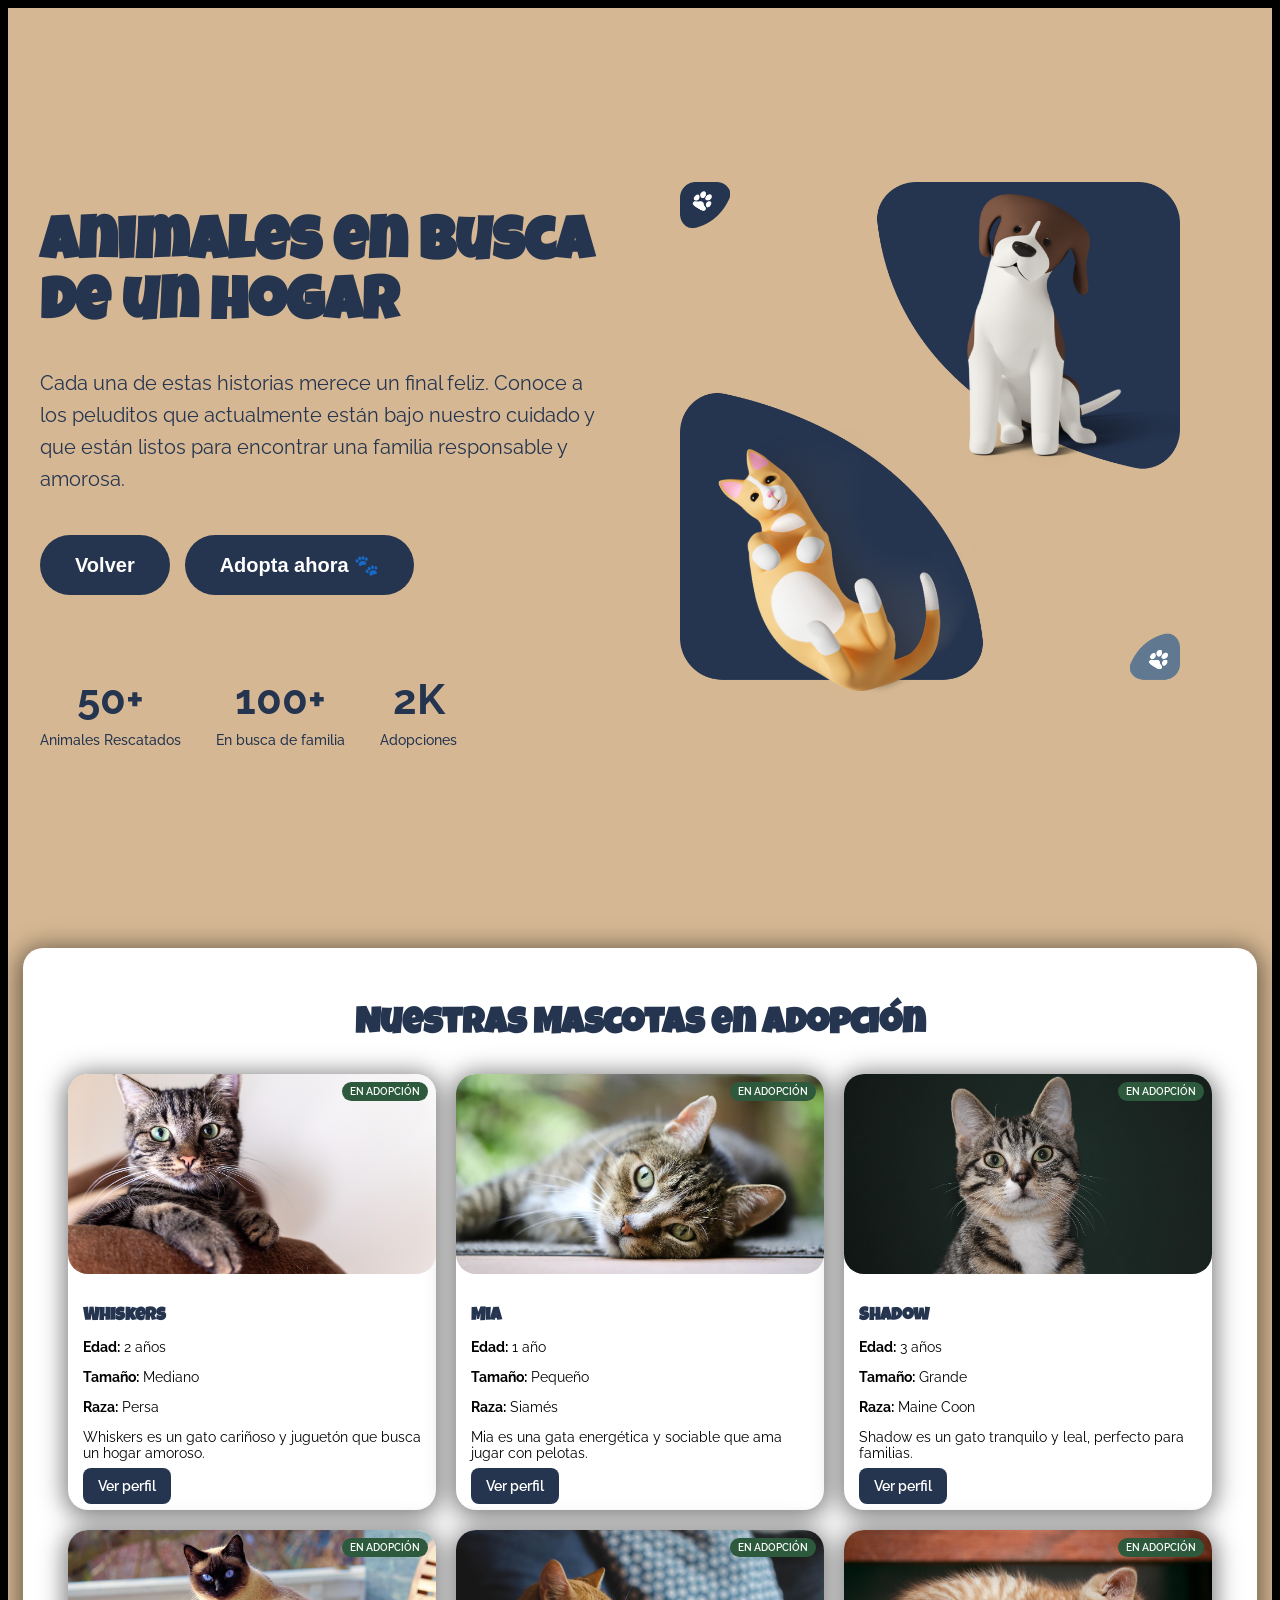
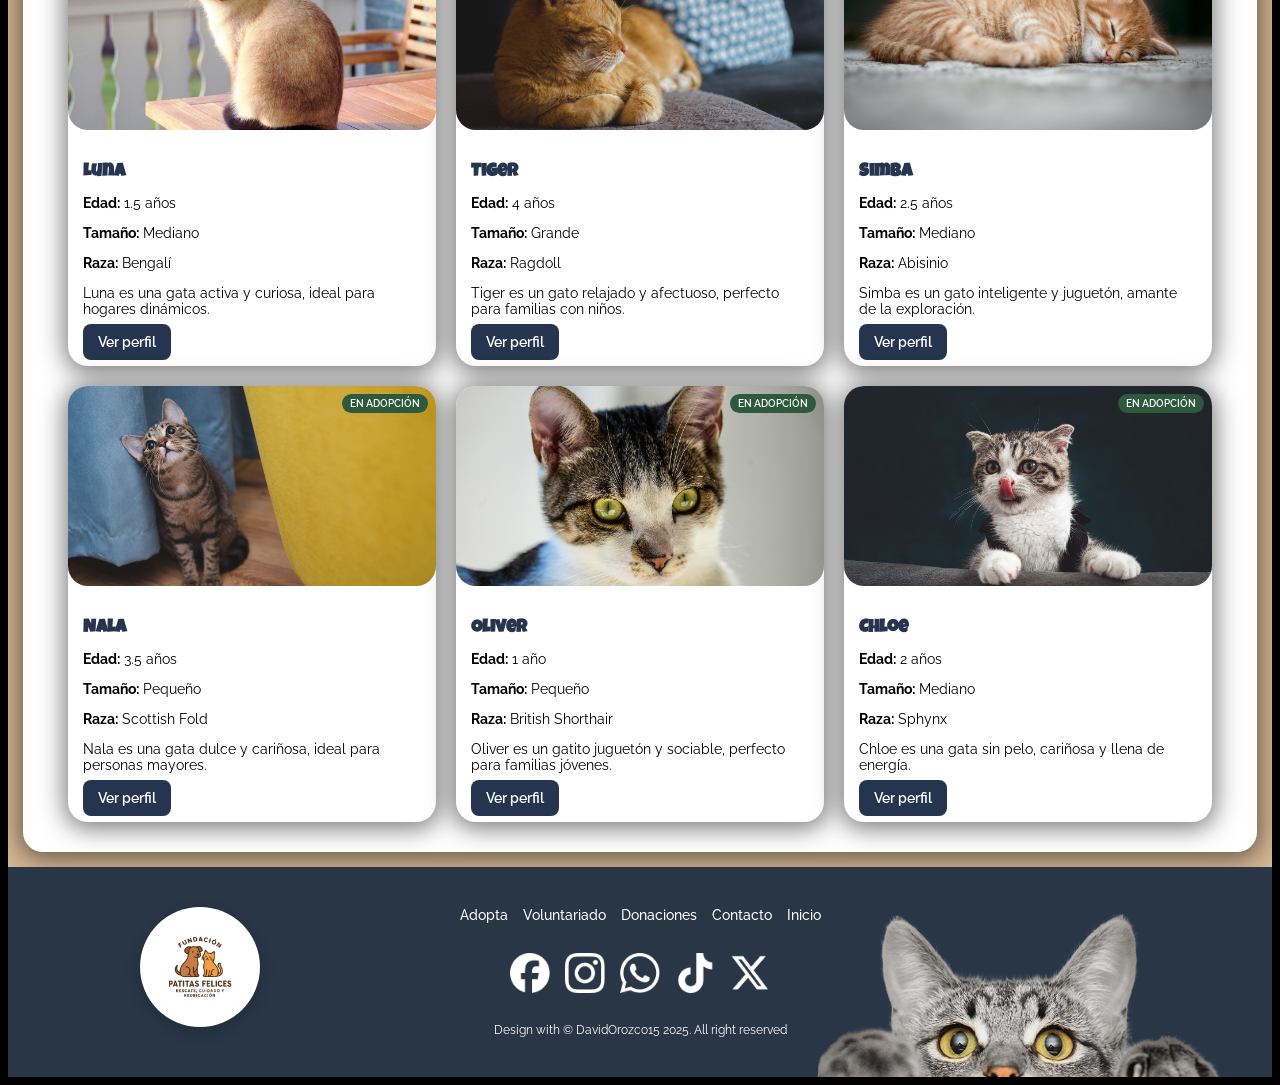
<file: catalogo.html>
<!DOCTYPE html>
<html lang="es">

<head>
    <meta charset="UTF-8">
    <meta name="viewport" content="width=device-width, initial-scale=1.0">
    <title>Catálogo de Mascotas - Patitas Felices</title>
    <link rel="preconnect" href="https://fonts.googleapis.com">
    <link rel="preconnect" href="https://fonts.gstatic.com" crossorigin>
    <link href="https://fonts.googleapis.com/css2?family=Luckiest+Guy&family=Raleway:wght@400;500;600;700&display=swap"
        rel="stylesheet">
    <link rel="stylesheet" href="/css/catalogo.css">
    <link rel="stylesheet" href="/css/tablet.css">
    <link rel="stylesheet" href="/css/celular.css">
</head>

<body>
    <!-- CONTENIDO PRINCIPAL -->
    <main>
        <!-- SECCION INTRODUCTORIA -->
        <section class="seccion-intro">
            <div class="intro-container">
                <div class="intro-columna">
                    <h1>Animales en busca de un hogar</h1>
                    <p>Cada una de estas historias merece un final feliz. Conoce a los peluditos que actualmente están
                        bajo nuestro cuidado y que están listos para encontrar una familia responsable y amorosa.</p>
                    <div class="intro-buttons">
                        <button class="btn-volver" onclick="window.location.href='index.html'">Volver</button>
                        <button class="btn-adoptar-ahora" onclick="document.querySelector('#catalogo').scrollIntoView({behavior: 'smooth'})">Adopta ahora 🐾</button>
                    </div>
                    <div class="estadisticas">
                        <div class="estadistica">
                            <div class="numero">50+</div>
                            <div class="descripcion">Animales Rescatados</div>
                        </div>
                        <div class="estadistica">
                            <div class="numero">100+</div>
                            <div class="descripcion">En busca de familia</div>
                        </div>
                        <div class="estadistica">
                            <div class="numero">2K</div>
                            <div class="descripcion">Adopciones</div>
                        </div>
                    </div>
                </div>
                <div class="intro-columna">
                    <img src="/img/gato-perro.png" alt="Gato y Perro">
                </div>
            </div>
        </section>

        <section id="catalogo" class="seccion-catalogo">
            <div class="catalogo-container">
                <h1>Nuestras Mascotas en Adopción</h1>
                <div class="catalogo-grid">
                    <!-- Mascota 1 -->
                    <div class="mascota-card">
                        <div class="mascota-imagen">
                            <img src="/img/catalogo1.jpg" alt="Gato 1">
                            <div class="estado-adopcion">En adopción</div>
                        </div>
                        <div class="mascota-info">
                            <h3>Whiskers</h3>
                            <p><strong>Edad:</strong> 2 años</p>
                            <p><strong>Tamaño:</strong> Mediano</p>
                            <p><strong>Raza:</strong> Persa</p>
                            <p>Whiskers es un gato cariñoso y juguetón que busca un hogar amoroso.</p>
                            <label for="modal-toggle-1" class="btn-adoptar">Ver perfil</label>
                        </div>
                    </div>
                    <!-- Mascota 2 -->
                    <div class="mascota-card">
                        <div class="mascota-imagen">
                            <img src="/img/catalogo2.jpg" alt="Gato 2">
                            <div class="estado-adopcion">En adopción</div>
                        </div>
                        <div class="mascota-info">
                            <h3>Mia</h3>
                            <p><strong>Edad:</strong> 1 año</p>
                            <p><strong>Tamaño:</strong> Pequeño</p>
                            <p><strong>Raza:</strong> Siamés</p>
                            <p>Mia es una gata energética y sociable que ama jugar con pelotas.</p>
                            <label for="modal-toggle-2" class="btn-adoptar">Ver perfil</label>

                        </div>
                    </div>
                    <!-- Mascota 3 -->
                    <div class="mascota-card">
                        <div class="mascota-imagen">
                            <img src="/img/catalogo3.jpg" alt="Gato 3">
                            <div class="estado-adopcion">En adopción</div>
                        </div>
                        <div class="mascota-info">
                            <h3>Shadow</h3>
                            <p><strong>Edad:</strong> 3 años</p>
                            <p><strong>Tamaño:</strong> Grande</p>
                            <p><strong>Raza:</strong> Maine Coon</p>
                            <p>Shadow es un gato tranquilo y leal, perfecto para familias.</p>
                            <label for="modal-toggle-3" class="btn-adoptar">Ver perfil</label>

                        </div>
                    </div>
                    <!-- Mascota 4 -->
                    <div class="mascota-card">
                        <div class="mascota-imagen">
                            <img src="/img/catalogo4.jpg" alt="Gato 4">
                            <div class="estado-adopcion">En adopción</div>
                        </div>
                        <div class="mascota-info">
                            <h3>Luna</h3>
                            <p><strong>Edad:</strong> 1.5 años</p>
                            <p><strong>Tamaño:</strong> Mediano</p>
                            <p><strong>Raza:</strong> Bengalí</p>
                            <p>Luna es una gata activa y curiosa, ideal para hogares dinámicos.</p>
                            <label for="modal-toggle-4" class="btn-adoptar">Ver perfil</label>

                        </div>
                    </div>
                    <!-- Mascota 5 -->
                    <div class="mascota-card">
                        <div class="mascota-imagen">
                            <img src="/img/catalogo5.jpg" alt="Gato 5">
                            <div class="estado-adopcion">En adopción</div>
                        </div>
                        <div class="mascota-info">
                            <h3>Tiger</h3>
                            <p><strong>Edad:</strong> 4 años</p>
                            <p><strong>Tamaño:</strong> Grande</p>
                            <p><strong>Raza:</strong> Ragdoll</p>
                            <p>Tiger es un gato relajado y afectuoso, perfecto para familias con niños.</p>
                            <label for="modal-toggle-5" class="btn-adoptar">Ver perfil</label>

                        </div>
                    </div>
                    <!-- Mascota 6 -->
                    <div class="mascota-card">
                        <div class="mascota-imagen">
                            <img src="/img/catalogo6.jpg" alt="Gato 6">
                            <div class="estado-adopcion">En adopción</div>
                        </div>
                        <div class="mascota-info">
                            <h3>Simba</h3>
                            <p><strong>Edad:</strong> 2.5 años</p>
                            <p><strong>Tamaño:</strong> Mediano</p>
                            <p><strong>Raza:</strong> Abisinio</p>
                            <p>Simba es un gato inteligente y juguetón, amante de la exploración.</p>
                            <label for="modal-toggle-6" class="btn-adoptar">Ver perfil</label>

                        </div>
                    </div>
                    <!-- Mascota 7 -->
                    <div class="mascota-card">
                        <div class="mascota-imagen">
                            <img src="/img/catalogo7.jpg" alt="Gato 7">
                            <div class="estado-adopcion">En adopción</div>
                        </div>
                        <div class="mascota-info">
                            <h3>Nala</h3>
                            <p><strong>Edad:</strong> 3.5 años</p>
                            <p><strong>Tamaño:</strong> Pequeño</p>
                            <p><strong>Raza:</strong> Scottish Fold</p>
                            <p>Nala es una gata dulce y cariñosa, ideal para personas mayores.</p>
                            <label for="modal-toggle-7" class="btn-adoptar">Ver perfil</label>

                        </div>
                    </div>
                    <!-- Mascota 8 -->
                    <div class="mascota-card">
                        <div class="mascota-imagen">
                            <img src="/img/catalogo8.jpg" alt="Gato 8">
                            <div class="estado-adopcion">En adopción</div>
                        </div>
                        <div class="mascota-info">
                            <h3>Oliver</h3>
                            <p><strong>Edad:</strong> 1 año</p>
                            <p><strong>Tamaño:</strong> Pequeño</p>
                            <p><strong>Raza:</strong> British Shorthair</p>
                            <p>Oliver es un gatito juguetón y sociable, perfecto para familias jóvenes.</p>
                            <label for="modal-toggle-8" class="btn-adoptar">Ver perfil</label>

                        </div>
                    </div>
                    <!-- Mascota 9 -->
                    <div class="mascota-card">
                        <div class="mascota-imagen">
                            <img src="/img/catalogo9.jpg" alt="Gato 9">
                            <div class="estado-adopcion">En adopción</div>
                        </div>
                        <div class="mascota-info">
                            <h3>Chloe</h3>
                            <p><strong>Edad:</strong> 2 años</p>
                            <p><strong>Tamaño:</strong> Mediano</p>
                            <p><strong>Raza:</strong> Sphynx</p>
                            <p>Chloe es una gata sin pelo, cariñosa y llena de energía.</p>
                            <label for="modal-toggle-9" class="btn-adoptar">Ver perfil</label>

                        </div>
                    </div>
                    <!-- Más mascotas pueden agregarse aquí -->
                </div>
            </div>
        </section>
        <!-- MODAL PARA WHISKERS -->
        <input type="checkbox" id="modal-toggle-1" class="modal-toggle">
        <div class="modal">
            <div class="modal-content">
                <div class="modal-body">
                    <div class="modal-image">
                        <img src="/img/catalogo1.jpg" alt="Whiskers">
                    </div>
                    <div class="modal-text">
                        <h2>Whiskers</h2>
                        <p><strong>Edad:</strong> 2 años | <strong>Sexo:</strong> Macho | <strong>Tamaño:</strong> Mediano</p>
                        <p><strong>Raza:</strong> Persa | <strong>Estado:</strong> En adopción</p>
                        <h3>Historia</h3>
                        <p>Whiskers fue encontrado abandonado en una calle lluviosa. Después de ser rescatado, ha mostrado una personalidad cariñosa y juguetona, adaptándose rápidamente a la vida en el refugio.</p>
                        <h3>Salud</h3>
                        <p>Completamente vacunado, desparasitado y esterilizado. Salud excelente, sin problemas médicos conocidos.</p>
                        <h3>Comportamiento</h3>
                        <p>Muy sociable con humanos y otros animales. Le encanta jugar con juguetes y recibir caricias. Ideal para familias con niños o parejas.</p>
                        <div class="modal-buttons">
                            <label for="modal-toggle-1" class="btn-cancelar">Cancelar</label>
                            <button class="btn-solicitar">Solicitar Adopción</button>
                        </div>
                        <div class="recomendados">
                            <div class="recomendado-item">
                                <img src="/img/catalogo2.jpg" alt="Mia">
                            </div>
                            <div class="recomendado-item">
                                <img src="/img/catalogo3.jpg" alt="Shadow">
                            </div>
                            <div class="recomendado-item">
                                <img src="/img/catalogo4.jpg" alt="Luna">
                            </div>
                        </div>
                    </div>
                </div>
            </div>
        </div>

        <!-- MODAL PARA MIA -->
        <input type="checkbox" id="modal-toggle-2" class="modal-toggle">
        <div class="modal">
            <div class="modal-content">
                <div class="modal-body">
                    <div class="modal-image">
                        <img src="/img/catalogo2.jpg" alt="Mia">
                    </div>
                    <div class="modal-text">
                        <h2>Mia</h2>
                        <p><strong>Edad:</strong> 1 año | <strong>Sexo:</strong> Hembra | <strong>Tamaño:</strong> Pequeño</p>
                        <p><strong>Raza:</strong> Siamés | <strong>Estado:</strong> En adopción</p>
                        <h3>Historia</h3>
                        <p>Mia fue encontrada sola en un parque. Es una gata energética que ha encontrado en el refugio un lugar seguro para expresarse.</p>
                        <h3>Salud</h3>
                        <p>Vacunada y desparasitada. Salud óptima, lista para un hogar amoroso.</p>
                        <h3>Comportamiento</h3>
                        <p>Sociable y juguetona, le encanta interactuar con personas y otros gatos. Perfecta para familias activas.</p>
                        <div class="modal-buttons">
                            <label for="modal-toggle-2" class="btn-cancelar">Cancelar</label>
                            <button class="btn-solicitar">Solicitar Adopción</button>
                        </div>
                        <div class="recomendados">
                            <div class="recomendado-item">
                                <img src="/img/catalogo1.jpg" alt="Whiskers">
                            </div>
                            <div class="recomendado-item">
                                <img src="/img/catalogo3.jpg" alt="Shadow">
                            </div>
                            <div class="recomendado-item">
                                <img src="/img/catalogo4.jpg" alt="Luna">
                            </div>
                        </div>
                    </div>
                </div>
            </div>
        </div>

        <!-- MODAL PARA SHADOW -->
        <input type="checkbox" id="modal-toggle-3" class="modal-toggle">
        <div class="modal">
            <div class="modal-content">
                <div class="modal-body">
                    <div class="modal-image">
                        <img src="/img/catalogo3.jpg" alt="Shadow">
                    </div>
                    <div class="modal-text">
                        <h2>Shadow</h2>
                        <p><strong>Edad:</strong> 3 años | <strong>Sexo:</strong> Macho | <strong>Tamaño:</strong> Grande</p>
                        <p><strong>Raza:</strong> Maine Coon | <strong>Estado:</strong> En adopción</p>
                        <h3>Historia</h3>
                        <p>Shadow llegó al refugio después de ser abandonado. Su personalidad tranquila lo hace un compañero ideal.</p>
                        <h3>Salud</h3>
                        <p>Esterilizado, vacunado y en excelente condición. Sin problemas de salud.</p>
                        <h3>Comportamiento</h3>
                        <p>Leal y afectuoso, se lleva bien con niños y otros animales. Prefiere ambientes calmados.</p>
                        <div class="modal-buttons">
                            <label for="modal-toggle-3" class="btn-cancelar">Cancelar</label>
                            <button class="btn-solicitar">Solicitar Adopción</button>
                        </div>
                        <div class="recomendados">
                            <div class="recomendado-item">
                                <img src="/img/catalogo1.jpg" alt="Whiskers">
                            </div>
                            <div class="recomendado-item">
                                <img src="/img/catalogo2.jpg" alt="Mia">
                            </div>
                            <div class="recomendado-item">
                                <img src="/img/catalogo4.jpg" alt="Luna">
                            </div>
                        </div>
                    </div>
                </div>
            </div>
        </div>

        <!-- MODAL PARA LUNA -->
        <input type="checkbox" id="modal-toggle-4" class="modal-toggle">
        <div class="modal">
            <div class="modal-content">
                <div class="modal-body">
                    <div class="modal-image">
                        <img src="/img/catalogo4.jpg" alt="Luna">
                    </div>
                    <div class="modal-text">
                        <h2>Luna</h2>
                        <p><strong>Edad:</strong> 1.5 años | <strong>Sexo:</strong> Hembra | <strong>Tamaño:</strong> Mediano</p>
                        <p><strong>Raza:</strong> Bengalí | <strong>Estado:</strong> En adopción</p>
                        <h3>Historia</h3>
                        <p>Luna fue rescatada de la calle. Su curiosidad la hace explorar todo a su alrededor.</p>
                        <h3>Salud</h3>
                        <p>Completamente sana, vacunada y esterilizada. Energía ilimitada.</p>
                        <h3>Comportamiento</h3>
                        <p>Activa y curiosa, ideal para hogares con espacio para jugar. Sociable con humanos.</p>
                        <div class="modal-buttons">
                            <label for="modal-toggle-4" class="btn-cancelar">Cancelar</label>
                            <button class="btn-solicitar">Solicitar Adopción</button>
                        </div>
                        <div class="recomendados">
                            <div class="recomendado-item">
                                <img src="/img/catalogo1.jpg" alt="Whiskers">
                            </div>
                            <div class="recomendado-item">
                                <img src="/img/catalogo2.jpg" alt="Mia">
                            </div>
                            <div class="recomendado-item">
                                <img src="/img/catalogo3.jpg" alt="Shadow">
                            </div>
                        </div>
                    </div>
                </div>
            </div>
        </div>

        <!-- MODAL PARA TIGER -->
        <input type="checkbox" id="modal-toggle-5" class="modal-toggle">
        <div class="modal">
            <div class="modal-content">
                <div class="modal-body">
                    <div class="modal-image">
                        <img src="/img/catalogo5.jpg" alt="Tiger">
                    </div>
                    <div class="modal-text">
                        <h2>Tiger</h2>
                        <p><strong>Edad:</strong> 4 años | <strong>Sexo:</strong> Macho | <strong>Tamaño:</strong> Grande</p>
                        <p><strong>Raza:</strong> Ragdoll | <strong>Estado:</strong> En adopción</p>
                        <h3>Historia</h3>
                        <p>Tiger ha vivido en el refugio por un tiempo, esperando su familia perfecta.</p>
                        <h3>Salud</h3>
                        <p>Vacunado y esterilizado. Salud buena, con chequeos regulares.</p>
                        <h3>Comportamiento</h3>
                        <p>Relajado y afectuoso, excelente con niños. Le gusta acurrucarse.</p>
                        <div class="modal-buttons">
                            <label for="modal-toggle-5" class="btn-cancelar">Cancelar</label>
                            <button class="btn-solicitar">Solicitar Adopción</button>
                        </div>
                        <div class="recomendados">
                            <div class="recomendado-item">
                                <img src="/img/catalogo3.jpg" alt="Shadow">
                            </div>
                            <div class="recomendado-item">
                                <img src="/img/catalogo4.jpg" alt="Luna">
                            </div>
                            <div class="recomendado-item">
                                <img src="/img/catalogo6.jpg" alt="Simba">
                            </div>
                        </div>
                    </div>
                </div>
            </div>
        </div>

        <!-- MODAL PARA SIMBA -->
        <input type="checkbox" id="modal-toggle-6" class="modal-toggle">
        <div class="modal">
            <div class="modal-content">
                <div class="modal-body">
                    <div class="modal-image">
                        <img src="/img/catalogo6.jpg" alt="Simba">
                    </div>
                    <div class="modal-text">
                        <h2>Simba</h2>
                        <p><strong>Edad:</strong> 2.5 años | <strong>Sexo:</strong> Macho | <strong>Tamaño:</strong> Mediano</p>
                        <p><strong>Raza:</strong> Abisinio | <strong>Estado:</strong> En adopción</p>
                        <h3>Historia</h3>
                        <p>Simba fue encontrado explorando las calles. Su inteligencia lo destaca.</p>
                        <h3>Salud</h3>
                        <p>Esterilizado y vacunado. Salud perfecta para aventuras.</p>
                        <h3>Comportamiento</h3>
                        <p>Inteligente y juguetón, ama explorar. Bueno con familias activas.</p>
                        <div class="modal-buttons">
                            <label for="modal-toggle-6" class="btn-cancelar">Cancelar</label>
                            <button class="btn-solicitar">Solicitar Adopción</button>
                        </div>
                        <div class="recomendados">
                            <div class="recomendado-item">
                                <img src="/img/catalogo4.jpg" alt="Luna">
                            </div>
                            <div class="recomendado-item">
                                <img src="/img/catalogo5.jpg" alt="Tiger">
                            </div>
                            <div class="recomendado-item">
                                <img src="/img/catalogo7.jpg" alt="Nala">
                            </div>
                        </div>
                    </div>
                </div>
            </div>
        </div>

        <!-- MODAL PARA NALA -->
        <input type="checkbox" id="modal-toggle-7" class="modal-toggle">
        <div class="modal">
            <div class="modal-content">
                <div class="modal-body">
                    <div class="modal-image">
                        <img src="/img/catalogo7.jpg" alt="Nala">
                    </div>
                    <div class="modal-text">
                        <h2>Nala</h2>
                        <p><strong>Edad:</strong> 3.5 años | <strong>Sexo:</strong> Hembra | <strong>Tamaño:</strong> Pequeño</p>
                        <p><strong>Raza:</strong> Scottish Fold | <strong>Estado:</strong> En adopción</p>
                        <h3>Historia</h3>
                        <p>Nala llegó al refugio siendo cachorra. Ha crecido en un ambiente amoroso.</p>
                        <h3>Salud</h3>
                        <p>Vacunada y esterilizada. Salud excelente, cariñosa por naturaleza.</p>
                        <h3>Comportamiento</h3>
                        <p>Dulce y cariñosa, ideal para personas mayores o familias tranquilas.</p>
                        <div class="modal-buttons">
                            <label for="modal-toggle-7" class="btn-cancelar">Cancelar</label>
                            <button class="btn-solicitar">Solicitar Adopción</button>
                        </div>
                        <div class="recomendados">
                            <div class="recomendado-item">
                                <img src="/img/catalogo5.jpg" alt="Tiger">
                            </div>
                            <div class="recomendado-item">
                                <img src="/img/catalogo6.jpg" alt="Simba">
                            </div>
                            <div class="recomendado-item">
                                <img src="/img/catalogo8.jpg" alt="Oliver">
                            </div>
                        </div>
                    </div>
                </div>
            </div>
        </div>

        <!-- MODAL PARA OLIVER -->
        <input type="checkbox" id="modal-toggle-8" class="modal-toggle">
        <div class="modal">
            <div class="modal-content">
                <div class="modal-body">
                    <div class="modal-image">
                        <img src="/img/catalogo8.jpg" alt="Oliver">
                    </div>
                    <div class="modal-text">
                        <h2>Oliver</h2>
                        <p><strong>Edad:</strong> 1 año | <strong>Sexo:</strong> Macho | <strong>Tamaño:</strong> Pequeño</p>
                        <p><strong>Raza:</strong> British Shorthair | <strong>Estado:</strong> En adopción</p>
                        <h3>Historia</h3>
                        <p>Oliver es un gatito juguetón que fue rescatado recientemente.</p>
                        <h3>Salud</h3>
                        <p>Desparasitado y vacunado. Joven y saludable.</p>
                        <h3>Comportamiento</h3>
                        <p>Juguetón y sociable, perfecto para familias jóvenes con niños.</p>
                        <div class="modal-buttons">
                            <label for="modal-toggle-8" class="btn-cancelar">Cancelar</label>
                            <button class="btn-solicitar">Solicitar Adopción</button>
                        </div>
                    </div>
                </div>
            </div>
        </div>

        <!-- MODAL PARA CHLOE -->
        <input type="checkbox" id="modal-toggle-9" class="modal-toggle">
        <div class="modal">
            <div class="modal-content">
                <div class="modal-body">
                    <div class="modal-image">
                        <img src="/img/catalogo9.jpg" alt="Chloe">
                    </div>
                    <div class="modal-text">
                        <h2>Chloe</h2>
                        <p><strong>Edad:</strong> 2 años | <strong>Sexo:</strong> Hembra | <strong>Tamaño:</strong> Mediano</p>
                        <p><strong>Raza:</strong> Sphynx | <strong>Estado:</strong> En adopción</p>
                        <h3>Historia</h3>
                        <p>Chloe, la gata sin pelo, ha conquistado corazones en el refugio con su energía.</p>
                        <h3>Salud</h3>
                        <p>Esterilizada y vacunada. Salud óptima, requiere cuidado especial para su piel.</p>
                        <h3>Comportamiento</h3>
                        <p>Cariñosa y llena de energía, le gusta estar cerca de sus humanos.</p>
                        <div class="modal-buttons">
                            <label for="modal-toggle-9" class="btn-cancelar">Cancelar</label>
                            <button class="btn-solicitar">Solicitar Adopción</button>
                        </div>
                        <div class="recomendados">
                            <div class="recomendado-item">
                                <img src="/img/catalogo7.jpg" alt="Nala">
                            </div>
                            <div class="recomendado-item">
                                <img src="/img/catalogo8.jpg" alt="Oliver">
                            </div>
                            <div class="recomendado-item">
                                <img src="/img/catalogo1.jpg" alt="Whiskers">
                            </div>
                        </div>
                    </div>
                </div>
            </div>
        </div>

    </main>

    <footer class="footer">
        <div class="footer-container">
            <!-- Columna 1: Logo en círculo blanco -->
            <div class="footer-columna1">
                <div class="footer-logo-circle">
                    <img src="/img/logo.png" alt="Logo Fundación">
                </div>
            </div>

            <!-- Columna 2: Links de texto, redes sociales, copyright -->
            <div class="footer-columna2">
                <div class="footer-links">
                    <a href="#">Adopta</a>
                    <a href="#">Voluntariado</a>
                    <a href="#">Donaciones</a>
                    <a href="#">Contacto</a>
                    <a href="#">Inicio</a>
                </div>
                <div class="footer-redes">
                    <a href="#" class="red-social">
                        <img src="/img/facebook.png" alt="Facebook">
                    </a>
                    <a href="#" class="red-social">
                        <img src="/img/instagram.png" alt="Instagram">
                    </a>
                    <a href="#" class="red-social">
                        <img src="/img/whatsapp.png" alt="WhatsApp">
                    </a>
                    <a href="#" class="red-social">
                        <img src="/img/tiktok.png" alt="TikTok">
                    </a>
                    <a href="#" class="red-social">
                        <img src="/img/x.png" alt="X (Twitter)">
                    </a>
                </div>
                <div class="footer-copyright">
                    <p>Design with © DavidOrozco15 2025. All right reserved</p>
                </div>
            </div>

            <!-- Columna 3: Imagen de gato asomándose -->
            <div class="footer-columna3">
                <img src="/img/gato-asomado.png" alt="Gato asomándose">
            </div>
        </div>
    </footer>
</body>

</html>
</file>
<file: css/catalogo.css>
/* Texto general */
body {
    font-family: 'Raleway', sans-serif;
    min-width: 320px;
    background-color: black;
    /* Límite mínimo global */
    overflow-x: hidden;
}

/* SECCION INTRODUCTORIA */
.seccion-intro {
    width: 100%;
    height: 100vh;
    background: #D5B893;
    display: flex;
    justify-content: center;
    align-items: center;
}

.intro-container {
    max-width: 1200px;
    width: 100%;
    display: grid;
    grid-template-columns: 1fr 1fr;
    gap: 80px;
    align-items: center;
    padding: 0 20px;
}

.intro-columna h1 {
    font-size: 60px;
    margin-bottom: 30px;
    color: #25344f;
    font-family: 'Luckiest Guy', cursive;
}

.intro-columna p {
    font-size: 20px;
    line-height: 1.6;
    color: #25344f;
    margin-bottom: 40px;
}

.btn-adoptar-ahora {
    background-color: #25344f;
    color: white;
    padding: 18px 35px;
    border: none;
    border-radius: 30px;
    font-size: 20px;
    font-weight: 600;
    cursor: pointer;
    transition: background-color 0.3s ease;
    margin-bottom: 40px;
}

.btn-adoptar-ahora:hover {
    background-color: #6B3D2A;
}

.btn-volver {
    background-color: #25344f;
    color: white;
    padding: 18px 35px;
    border: none;
    border-radius: 30px;
    font-size: 20px;
    font-weight: 600;
    cursor: pointer;
    transition: background-color 0.3s ease;
    margin-bottom: 40px;
}

.btn-volver:hover {
    background-color: #6B3D2A;
}

.intro-buttons {
    display: flex;
    gap: 15px;
    margin-bottom: 40px;
}

.estadisticas {
    display: flex;
    gap: 35px;
    justify-content: flex-start;
}

.estadistica {
    text-align: center;
}

.numero {
    font-size: 42px;
    font-weight: bold;
    color: #25344f;
    margin-bottom: 8px;
}

.descripcion {
    font-size: 14px;
    color: #25344f;
    font-weight: 500;
}

.intro-columna img {
    width: 100%;
    height: auto;
    max-width: 500px;
}

/* SECCION CATALOGO */
.seccion-catalogo {
    padding: 40px 15px 15px 15px;
    display: flex;
    justify-content: center;
    background-color: #D5B893;
}

.catalogo-container {
    max-width: 1200px;
    width: 100%;
    background-color: white;
    border-radius: 20px;
    box-shadow: 0px 3px 25px 4px rgba(0, 0, 0, 0.51);
    padding: 30px;
    text-align: center;
}

.catalogo-container h1 {
    font-size: 36px;
    margin-bottom: 30px;
    color: #25344f;
    font-family: 'Luckiest Guy', cursive;
}

.catalogo-grid {
    display: grid;
    grid-template-columns: repeat(3, 1fr);
    gap: 20px;
    padding: 0 15px;
}

/* TARJETA MASCOTA */
.mascota-card {
    background-color: white;
    border-radius: 20px;
    overflow: hidden;
    box-shadow: 0px 3px 25px 4px rgba(0, 0, 0, 0.51);
    transition: transform 0.3s ease;
}

.mascota-card:hover {
    transform: translateY(-5px);
}

.mascota-imagen {
    width: 100%;
    height: 200px;
    overflow: hidden;
    position: relative;
}

.mascota-imagen img {
    width: 100%;
    height: 100%;
    object-fit: cover;
    border-radius: 0 0 20px 20px;
}

.estado-adopcion {
    position: absolute;
    top: 8px;
    right: 8px;
    background-color: #2D5A3D;
    color: white;
    padding: 4px 8px;
    border-radius: 12px;
    font-size: 10px;
    font-weight: 600;
    text-transform: uppercase;
}

.mascota-info {
    padding: 15px;
    text-align: left;
}

.mascota-info h3 {
    font-size: 18px;
    margin-bottom: 8px;
    color: #25344f;
    font-family: 'Luckiest Guy', cursive;
}

.mascota-info p {
    font-size: 14px;
    margin-bottom: 6px;
    color: black;
}

.mascota-info p:last-of-type {
    margin-bottom: 15px;
}

.btn-adoptar {
    width: 100%;
    padding: 10px 15px;
    margin-top: 10px;
    margin-left: 0px;
    margin-right: -15px;
    background-color: #25344f;
    color: white;
    border: none;
    border-radius: 8px;
    font-size: 14px;
    font-weight: 600;
    cursor: pointer;
    transition: background-color 0.3s ease;
}

.btn-adoptar:hover {
    background-color: #6B3D2A;
}

/* ====== FOOTER ====== */
.footer {
    width: 100%;
    background-color: #283646;
    color: white;
    padding: 40px 0 0 0;
    display: flex;
    justify-content: center;
    position: relative;
}

.footer-container {
    max-width: 1000px;
    width: 100%;
    min-width: 320px;
    display: grid;
    grid-template-columns: 1fr 2fr 1fr;
    gap: 30px;
    padding: 0 30px 40px 30px;
    align-items: start;
    margin: 0 auto;
}

/* Columna 1: Logo en círculo blanco */
.footer-columna1 {
    display: flex;
    justify-content: flex-start;
    align-items: center;
}

.footer-logo-circle {
    width: 120px;
    height: 120px;
    background-color: white;
    border-radius: 50%;
    display: flex;
    justify-content: center;
    align-items: center;
    box-shadow: 0px 4px 15px rgba(0, 0, 0, 0.2);
}

.footer-logo-circle img {
    width: 80px;
    height: auto;
}

/* Columna 2: Links, redes, copyright */
.footer-columna2 {
    display: flex;
    flex-direction: column;
    gap: 30px;
    align-items: center;
}

.footer-links {
    display: flex;
    gap: 15px;
    justify-content: center;
    width: 100%;
}

.footer-links a {
    color: white;
    text-decoration: none;
    font-size: 14px;
    font-weight: 500;
    transition: color 0.3s ease;
}

.footer-links a:hover {
    color: #D5B893;
}

.footer-redes {
    display: flex;
    gap: 15px;
    justify-content: center;
}

.red-social {
    width: 40px;
    height: 40px;
    display: flex;
    justify-content: center;
    align-items: center;
    transition: transform 0.3s ease;
}

.red-social:hover {
    transform: scale(1.1);
}

.red-social img {
    width: 100%;
    height: 100%;
    object-fit: contain;
}

.footer-copyright {
    text-align: center;
}

.footer-copyright p {
    font-size: 12px;
    margin: 0;
    color: white;
}

/* Columna 3: Gato asomándose */
.footer-columna3 {
    display: flex;
    justify-content: center;
    align-items: flex-end;
    position: absolute;
    bottom: 0;
    right: 40px;
}

.footer-columna3 img {
    width: 450px;
    height: auto;
}

/* Títulos */
h1,
h2,
h3,
h4,
h5,
h6 {
    font-family: 'Luckiest Guy', cursive;
}

/* RESPONSIVE MODALES */
@media (max-width: 1024px) {
    .modal-content {
        max-width: 800px;
    }

    .modal-image img {
        max-width: 300px;
        height: 250px;
    }
}

@media (max-width: 767px) {
    .modal-content {
        max-width: 95%;
        margin: 5% auto;
    }

    .modal-image img {
        max-width: 250px;
        height: 200px;
    }
}

/* MODALES */
.modal {
    display: none;
    position: fixed;
    z-index: 1000;
    left: 0;
    top: 0;
    width: 100%;
    height: 100%;
    background-color: rgba(0, 0, 0, 0.7);
    backdrop-filter: blur(5px);
}

.modal-content {
    background-color: white;
    margin: 2% auto 5% auto;
    padding: 0;
    border-radius: 20px;
    width: 90%;
    max-width: 900px;
    max-height: 90vh;
    overflow-y: auto;
    box-shadow: 0px 10px 40px rgba(0, 0, 0, 0.5);
    animation: modalFadeIn 0.3s ease-out;
}

@keyframes modalFadeIn {
    from {
        opacity: 0;
        transform: scale(0.9);
    }
    to {
        opacity: 1;
        transform: scale(1);
    }
}

.close {
    display: none;
}

.modal-body {
    display: flex;
    flex-direction: column;
    padding: 20px;
    gap: 20px;
}

.modal-image {
    display: flex;
    justify-content: center;
    align-items: center;
}

.modal-image img {
    width: 100%;
    max-width: 400px;
    height: 300px;
    object-fit: cover;
    border-radius: 15px;
    box-shadow: 0px 5px 20px rgba(0, 0, 0, 0.2);
}

.modal-text {
    display: flex;
    flex-direction: column;
}

.modal-text h2 {
    font-size: 24px;
    margin-bottom: 5px;
    color: #25344f;
    font-family: 'Luckiest Guy', cursive;
}

.modal-text p {
    font-size: 14px;
    line-height: 1.5;
    color: black;
    margin-bottom: 4px;
}

.modal-text h3 {
    font-size: 16px;
    margin: 6px 0 3px 0;
    color: #25344f;
    font-family: 'Luckiest Guy', cursive;
}

.modal-buttons {
    display: flex;
    gap: 15px;
    margin-top: 20px;
}

.btn-cancelar {
    flex: 1;
    padding: 10px 15px;
    background-color: #ccc;
    color: #333;
    border: none;
    border-radius: 10px;
    font-size: 14px;
    font-weight: 600;
    cursor: pointer;
    transition: background-color 0.3s ease;
}

.btn-cancelar:hover {
    background-color: #aaa;
}

.btn-solicitar {
    flex: 1;
    padding: 10px 15px;
    background-color: #25344f;
    color: white;
    border: none;
    border-radius: 10px;
    font-size: 14px;
    font-weight: 600;
    cursor: pointer;
    transition: background-color 0.3s ease;
}

.btn-solicitar:hover {
    background-color: #6B3D2A;
}

/* CHECKBOX OCULTO PARA MODAL PURO CSS */
.modal-toggle {
    display: none;
}

.modal-toggle:checked + .modal {
    display: block;
}

/* RECOMENDADOS */
.recomendados {
    display: grid;
    grid-template-columns: repeat(3, 1fr);
    gap: 10px;
    margin-top: 20px;
}

.recomendado-item {
    width: 100%;
    height: 100px;
    overflow: hidden;
    border-radius: 10px;
    box-shadow: 0px 2px 10px rgba(0, 0, 0, 0.2);
    cursor: pointer;
    transition: transform 0.3s ease;
}

.recomendado-item:hover {
    transform: scale(1.05);
}

.recomendado-item img {
    width: 100%;
    height: 100%;
    object-fit: cover;
}
</file>
<file: css/tablet.css>
/* ===========================
   RESPONSIVE – TABLET
   768px a 1199px
=========================== */
@media (max-width: 1024px) {
    html, body {
        overflow-x: hidden;
    }

    * {
        box-sizing: border-box;
    }

    img {
        max-width: 100%;
        height: auto;
    }

    /* CATALOGO */
    .catalogo-grid {
        grid-template-columns: repeat(2, 1fr);
        gap: 20px;
    }

    .catalogo-container {
        padding: 30px;
    }

    .catalogo-container h1 {
        font-size: 36px;
        margin-bottom: 30px;
    }

    .mascota-card {
        max-width: 100%;
    }

    .mascota-imagen {
        height: 160px;
    }

    .mascota-info {
        padding: 15px;
    }

    .mascota-info h3 {
        font-size: 18px;
    }

    .mascota-info p {
        font-size: 13px;
    }

    .btn-adoptar {
        padding: 8px;
        font-size: 13px;
    }

    /* SECCION INTRO */
    .intro-container {
        grid-template-columns: 1fr;
        text-align: center;
        gap: 40px;
    }

    .intro-columna img {
        display: none;
    }

    .intro-columna h1 {
        font-size: 48px;
    }

    .intro-columna p {
        font-size: 18px;
    }

    .intro-buttons {
        justify-content: center;
    }

    .btn-adoptar-ahora {
        font-size: 18px;
        padding: 16px 30px;
    }

    .estadisticas {
        gap: 25px;
        justify-content: center;
    }

    .numero {
        font-size: 36px;
    }

    /* HEADER CONTACTO */
    .header-contacto {
        padding: 8px 0;
    }

    .header-container {
        padding: 0 15px;
        flex-direction: column;
        gap: 8px;
    }

    .header-logo img {
        width: 120px;
    }

    .header-nav {
        gap: 12px;
    }

    .header-btn {
        font-size: 13px;
        padding: 7px 14px;
    }

    /* SECCION CONTACTO */
    .seccion-contacto {
        padding: 40px 0;
    }

    .contacto-container {
        grid-template-columns: 1fr;
        gap: 30px;
        padding: 0 20px;
    }

    .contacto-tarjeta {
        height: 400px;
    }

    .contacto-formulario {
        padding: 30px;
        height: auto;
    }

    .form-row {
        flex-direction: column;
        gap: 0;
    }

    .contacto-formulario h1 {
        font-size: 32px;
        margin-bottom: 25px;
    }

    .contacto-bottom-row {
        flex-direction: column;
        gap: 20px;
        align-items: flex-start;
    }

    .redes-seleccionadas {
        justify-content: flex-start;
    }

    .btn-enviar {
        width: 100%;
        margin-top: 0;
    }

    /* HERO */
    .hero {
        padding: 40px 0;
        height: auto;
        /* Se adapta al contenido */
    }

    .hero-container {
        max-width: 900px;
        /* Reduce el ancho */
        height: auto;
        /* Evita desbordes */
        padding: 0 20px;
        gap: 20px;
        /* Menos espacio entre columnas */
    }

    /* COLUMNA IZQUIERDA */
    .hero-ellipse {
        width: 330px;
        height: 330px;
    }

    .hero-ellipse img {
        width: 80%;
    }

    /* COLUMNA DERECHA */
    .hero-right {
        margin-top: 0;
        /* Esto evita que se salga */
        gap: 12px;
    }

    .hero-logo {
        width: 260px;
    }

    .hero-slogan {
        font-size: 26px;
    }

    .hero-btn {
        font-size: 16px;
        padding: 10px 22px;
        height: auto;
        margin-top: 10px;
    }

    /* SECCION 2 - DÍAS LLENOS DE PATITAS */
    .seccion-dias {
        padding: 15px 0;
    }

    .seccion-dias-container {
        max-width: 900px;
        padding: 0 20px;
        gap: 20px;
    }

    /* COLUMNA 1 - TEXTO */
    .dias-texto {
        padding: 40px 20px;
        max-width: 280px;
    }

    .dias-texto h2 {
        font-size: 28px;
        margin-bottom: 15px;
    }

    .dias-texto p {
        font-size: 14px;
        line-height: 1.5;
    }

    /* COLUMNA 2 - CARRUSEL */
    .contenedor-carrusel {
        display: grid;
        grid-template-columns: 1fr 1fr;
        gap: 12px;
    }

    .columna-1,
    .columna-2 {
        height: 300px;
    }

    .carrusel {
        gap: 8px;
    }

    .carrusel img {
        height: 120px;
    }

    /* SECCION 3 - SOMOS */
    .seccion-somos {
        padding: 20px 0;
    }

    .seccion-somos-container {
        padding: 0 20px;
        gap: 30px;
    }

    .somos-texto p {
        font-size: 22px;
    }

    .animales-destacados {
        grid-template-columns: repeat(5, 1fr);
        gap: 15px;
    }

    .animal-card {
        width: 60px;
        height: 60px;
    }

    .acciones-botones {
        grid-template-columns: repeat(2, 1fr);
        gap: 15px;
        max-width: 500px;
    }

    .boton-accion img {
        width: 180px;
    }

    /* SECCION 4 - MISIÓN-VISIÓN */
    .seccion-mision-vision {
        padding: 80px 0;
    }

    .seccion-mision-vision-container {
        max-width: 1100px;
        grid-template-columns: 1fr;
        padding: 0 20px;
        gap: 20px;
    }

.mision-texto, .vision-texto {
    padding: 30px 15px;
    max-width: 350px;
    justify-self: center;
}

.mision-texto h2, .vision-texto h2 {
    font-size: 24px;
    margin-bottom: 12px;
}

.mision-texto p, .vision-texto p {
    font-size: 13px;
    line-height: 1.4;
}

/* SECCION GALERIA */
.seccion-galeria {
    padding: 60px 0;
}

.galeria-container {
    max-width: 1100px;
    padding: 0 20px;
    gap: 15px;
}

.galeria-izquierda img,
.galeria-derecha img {
    border-radius: 8px;
}

/* FOOTER */
.footer {
    padding: 40px 0;
}

.footer-container {
    max-width: 1100px;
    grid-template-columns: 1fr 2fr 1fr;
    gap: 30px;
    padding: 0 20px;
}

.footer-logo-circle {
    width: 120px;
    height: 120px;
}

.footer-logo-circle img {
    width: 80px;
}

.footer-links {
    grid-template-columns: repeat(2, 1fr);
    gap: 15px;
}

.footer-links a {
    font-size: 14px;
}

.footer-redes {
    gap: 15px;
}

.red-social {
    width: 35px;
    height: 35px;
}

.footer-copyright p {
    font-size: 12px;
}

.footer-columna3 {
    position: absolute;
    right: 15px;
    bottom: 0;
}

.footer-columna3 img {
    width: 150px;
}

}
</file>
<file: css/celular.css>
/* ===========================
   RESPONSIVE – MOBILE
   0px a 767px
=========================== */
@media (max-width: 767px) {
    html, body {
        overflow-x: hidden;
    }

    * {
        box-sizing: border-box;
    }

    img {
        max-width: 100%;
        height: auto;
    }

    /* CATALOGO */
    .catalogo-grid {
        grid-template-columns: 1fr;
        gap: 15px;
    }

    .catalogo-container {
        padding: 20px;
    }

    .catalogo-container h1 {
        font-size: 28px;
        margin-bottom: 20px;
    }

    .mascota-card {
        max-width: 100%;
    }

    .mascota-imagen {
        height: 140px;
    }

    .mascota-info {
        padding: 12px;
    }

    .mascota-info h3 {
        font-size: 16px;
    }

    .mascota-info p {
        font-size: 12px;
    }

    .btn-adoptar {
        padding: 6px;
        font-size: 12px;
    }

    /* SECCION INTRO */
    .intro-container {
        grid-template-columns: 1fr;
        text-align: center;
        gap: 20px;
        padding-top: 20px;
    }

    .intro-columna img {
        display: none;
    }

    .intro-columna h1 {
        font-size: 32px;
        padding-top: 10px;
    }

    .intro-columna p {
        font-size: 16px;
    }

    .intro-buttons {
        justify-content: center;
        flex-direction: column;
        gap: 10px;
    }

    .btn-volver {
        font-size: 14px;
        padding: 8px 16px;
        order: 2;
    }

    .btn-adoptar-ahora {
        font-size: 16px;
        padding: 14px 25px;
        order: 1;
    }

    .estadisticas {
        gap: 20px;
        flex-wrap: wrap;
        justify-content: center;
    }

    .numero {
        font-size: 30px;
    }

    /* HEADER CONTACTO */
    .header-contacto {
        padding: 6px 0;
    }

    .header-container {
        padding: 0 10px;
        flex-direction: column;
        gap: 8px;
    }

    .header-logo img {
        width: 120px;
    }

    .header-nav {
        gap: 10px;
    }

    .header-btn {
        font-size: 12px;
        padding: 6px 12px;
    }

    /* SECCION CONTACTO */
    .seccion-contacto {
        padding: 30px 0;
    }

    .contacto-container {
        grid-template-columns: 1fr;
        gap: 20px;
        padding: 0 10px;
    }

    .contacto-tarjeta {
        height: 300px;
    }

    .contacto-formulario {
        padding: 20px;
        height: auto;
    }

    .form-row {
        flex-direction: column;
        gap: 0;
    }

    .contacto-formulario h1 {
        font-size: 24px;
        margin-bottom: 20px;
    }

    .contacto-bottom-row {
        flex-direction: column;
        gap: 20px;
        align-items: flex-start;
    }

    .redes-seleccionadas {
        justify-content: flex-start;
    }

    .btn-enviar {
        width: 100%;
        margin-top: 0;
    }

    .redes-sociales {
        gap: 10px;
    }

    .red-social {
        width: 30px;
        height: 30px;
    }

    /* HERO */
    .hero {
        padding: 30px 0;
        height: auto;
    }

    .hero-container {
        grid-template-columns: 1fr;
        /* Cambia a UNA columna */
        text-align: center;
        padding: 0 15px;
        gap: 30px;
        height: auto;
    }

    /* COLUMNA IZQUIERDA */
    .hero-ellipse {
        width: 230px;
        height: 230px;
        margin: 0 auto;
    }

    .hero-ellipse img {
        width: 65%;
    }

    /* COLUMNA DERECHA */
    .hero-right {
        margin-top: 0;
        /* No empujamos nada */
        align-items: center;
        gap: 10px;
    }

    .hero-logo {
        width: 220px;
    }

    .hero-slogan {
        font-size: 22px;
        padding: 0 10px;
    }

    .hero-btn {
        font-size: 16px;
        padding: 10px 20px;
        margin-top: 10px;
        width: auto;
    }

    /* SECCION 2 - DÍAS LLENOS DE PATITAS */
    .seccion-dias {
        padding: 15px 0;
    }

    .seccion-dias-container {
        grid-template-columns: 1fr;
        /* Cambia a UNA columna */
        padding: 0 15px;
        gap: 20px;
        text-align: center;
    }

    /* COLUMNA 1 - TEXTO */
    .dias-texto {
        padding: 35px 15px;
        max-width: 100%;
        margin: 0;
    }

    .dias-texto h2 {
        font-size: 24px;
        margin-bottom: 12px;
    }

    .dias-texto p {
        font-size: 13px;
        line-height: 1.5;
    }

    /* COLUMNA 2 - CARRUSEL */
    .contenedor-carrusel {
        display: grid;
        grid-template-columns: 1fr 1fr;
        gap: 10px;
    }

    .columna-1,
    .columna-2 {
        height: 250px;
    }

    .carrusel {
        gap: 6px;
    }

    .carrusel img {
        height: 100px;
    }

    /* SECCION MISION-VISION */
    .seccion-mision-vision {
        padding: 30px 0;
    }

    .seccion-mision-vision-container {
        padding: 0 15px;
        gap: 20px;
    }

    .mision-texto {
        padding: 35px 15px;
        max-width: 100%;
        margin: 0;
    }

    .mision-texto h2 {
        font-size: 24px;
        margin-bottom: 12px;
    }

    .mision-texto p {
        font-size: 13px;
        line-height: 1.5;
    }

    /* SECCION 3 - SOMOS */
    .seccion-somos {
        padding: 15px 0;
    }

    .seccion-somos-container {
        padding: 0 15px;
        gap: 20px;
    }

    .somos-texto p {
        font-size: 18px;
        line-height: 1.6;
    }

    .animales-destacados {
        grid-template-columns: repeat(5, 1fr);
        gap: 10px;
    }

    .animal-card {
        width: 50px;
        height: 50px;
    }

    .acciones-botones {
        grid-template-columns: repeat(2, 1fr);
        gap: 10px;
        max-width: 400px;
    }

    .boton-accion img {
        width: 120px;
    }

    /* SECCION 4 - MISIÓN-VISIÓN */
    .seccion-mision-vision {
        padding: 60px 0;
    }

    .seccion-mision-vision-container {
        max-width: 100%;
        grid-template-columns: 1fr;
        padding: 0 15px;
        gap: 20px;
    }

.mision-texto, .vision-texto {
    padding: 25px 10px;
    max-width: 85%;
    justify-self: center;
}

.mision-texto h2, .vision-texto h2 {
    font-size: 20px;
    margin-bottom: 10px;
}

.mision-texto p, .vision-texto p {
    font-size: 12px;
    line-height: 1.3;
}

/* SECCION GALERIA */
.seccion-galeria {
    padding: 40px 0;
}

.galeria-container {
    max-width: 100%;
    grid-template-columns: 1fr;
    padding: 0 15px;
    gap: 15px;
}

.galeria-izquierda img,
.galeria-derecha img {
    border-radius: 6px;
}

/* FOOTER */
.footer {
    padding: 20px 0 10px 0;
}

.footer-container {
    max-width: 100%;
    grid-template-columns: 1fr;
    gap: 20px;
    padding: 0 15px 30px 15px;
}

.footer-columna1 {
    order: 1;
    justify-content: center;
}

.footer-columna2 {
    order: 2;
    gap: 20px;
}

.footer-columna3 {
    order: 3;
}

.footer-logo-circle {
    width: 80px;
    height: 80px;
}

.footer-logo-circle img {
    width: 50px;
}

.footer-links {
    display: flex;
    flex-wrap: wrap;
    justify-content: center;
    gap: 10px;
}

.footer-links a {
    font-size: 11px;
}

.footer-redes {
    gap: 15px;
}

.red-social {
    width: 35px;
    height: 35px;
}

.footer-copyright p {
    font-size: 10px;
}

.footer-columna3 {
    position: absolute;
    right: 15px;
    bottom: 0;
}

.footer-columna3 img {
    width: 100px;
}

}
</file>
